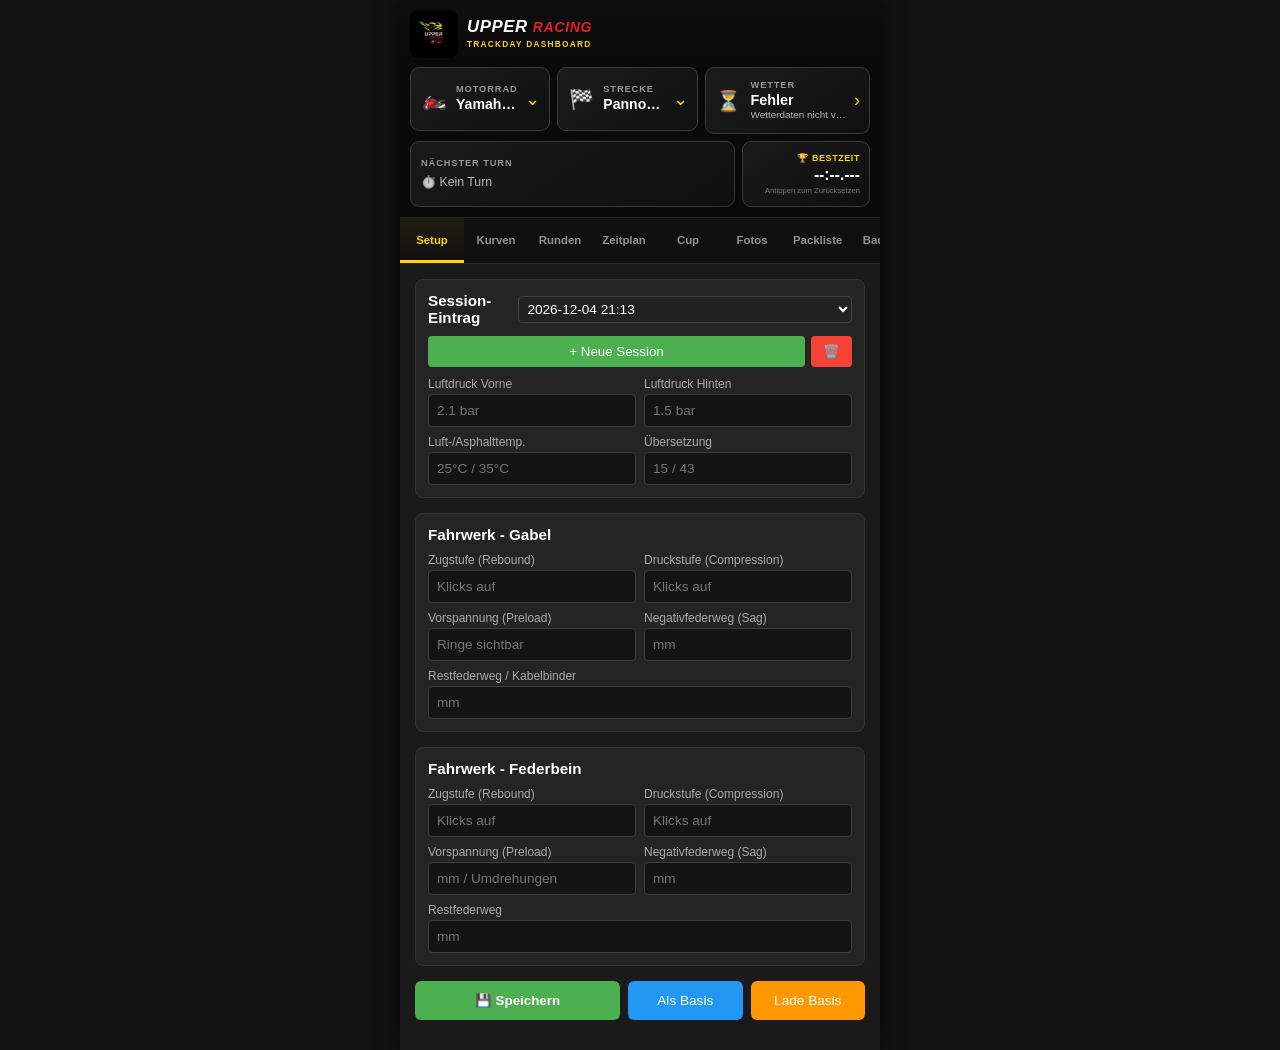
<file: app-base.html>
<!DOCTYPE html>
<html lang="de">
<head>
    <meta charset="UTF-8">
    <meta name="viewport" content="width=device-width, initial-scale=1.0, maximum-scale=1.0, user-scalable=no">
    <title>UpperRacing - Trackday App</title>
    <link rel="stylesheet" href="style.css">

    <!-- Web App Manifest (für Android & Chrome) -->
    <link rel="manifest" href="manifest.json">

    <!-- iOS / iPhone Spezial-Einstellungen -->
    <meta name="apple-mobile-web-app-capable" content="yes">
    <meta name="apple-mobile-web-app-status-bar-style" content="black-translucent">
    <meta name="apple-mobile-web-app-title" content="UpperRacing">
    <link rel="apple-touch-icon" href="icon.png">

    <!-- Theme-Farbe für die Browser-Leiste -->
    <meta name="theme-color" content="#1f1f1f">
</head>
<body onload="initApp()">

    <div class="app-container">
        <header class="app-header">
            <div class="header-brand-row">
                <div class="header-brand">
                    <img src="icon.png" alt="UpperRacing" class="header-brand-logo">
                    <div class="header-brand-text">
                        <div class="header-brand-name"><span>UPPER</span><strong>RACING</strong></div>
                        <div class="header-brand-sub">TRACKDAY DASHBOARD</div>
                    </div>
                </div>
                <div id="headerPoint2Slot" class="header-extra-slot"></div>
            </div>

            <div class="header-select-grid">
                <label class="header-control-card" for="motorcycleSelect">
                    <span class="header-control-icon">🏍️</span>
                    <span class="header-control-content">
                        <span class="header-control-label">MOTORRAD</span>
                        <select id="motorcycleSelect" onchange="onMotorcycleChange()">
                            <!-- Wird dynamisch gefüllt -->
                        </select>
                    </span>
                    <span class="header-control-chevron">⌄</span>
                </label>

                <label class="header-control-card" for="trackSelect">
                    <span class="header-control-icon">🏁</span>
                    <span class="header-control-content">
                        <span class="header-control-label">STRECKE</span>
                        <select id="trackSelect" onchange="onTrackChange()">
                            <option value="pannoniaring">Pannonia</option>
                            <option value="slovakia">Slovakia</option>
                            <option value="brünn">Brünn</option>
                            <option value="most">Most</option>
                            <option value="grobnik">Grobnik</option>
                        </select>
                    </span>
                    <span class="header-control-chevron">⌄</span>
                </label>

                <div id="weather-header-widget" class="header-control-card header-weather-card" title="Klicken für Wettervorhersage & Regenradar">
                    <span class="header-control-icon" id="weather-icon">⏳</span>
                    <span class="header-control-content">
                        <span class="header-control-label">WETTER</span>
                        <span class="header-weather-main"><span id="weather-temp">--°C</span></span>
                        <span id="weather-info-text" class="header-weather-info">Akt: --% | Tag: --%</span>
                    </span>
                    <span class="header-control-chevron">›</span>
                </div>
            </div>

            <div class="header-status-grid">
                <div id="headerScheduleWidget" class="header-schedule-widget header-status-card" onclick="switchPage('schedule')" title="Klicken für ausführlichen Zeitplan">
                    <div class="header-status-label">NÄCHSTER TURN</div>
                    <div class="header-status-value"><span style="opacity:0.8;">⏱️ Lade Zeitplan...</span></div>
                </div>

                <div id="headerAllTime" class="header-best-card" onclick="confirmClearAllTimeBest()" title="Klicken zum Zurücksetzen der Bestzeit">
                    <div class="header-best-label">🏆 BESTZEIT</div>
                    <div id="headerAllTimeValue" class="header-best-value">--:--.---</div>
                    <div class="header-best-hint">Antippen zum Zurücksetzen</div>
                </div>
            </div>
        </header>

        <nav class="nav-tabs">
            <button type="button" class="tab-btn active" onclick="switchPage('setup')">Setup</button>
            <button type="button" class="tab-btn" onclick="switchPage('curves')">Kurven</button>
            <button type="button" class="tab-btn" onclick="switchPage('laps')">Runden</button>
            <button type="button" class="tab-btn" onclick="switchPage('schedule')">Zeitplan</button>
            <button type="button" class="tab-btn" onclick="switchPage('cup')">Cup</button>
            <button type="button" class="tab-btn" onclick="switchPage('photos')">Fotos</button>
            <button type="button" class="tab-btn" onclick="switchPage('pack')">Packliste</button>
            <button type="button" class="tab-btn" onclick="switchPage('backup'); if(typeof initBackup==='function') initBackup();">Backup</button>
        </nav>

        <main>
            <div id="pageSetup" class="page-content active">
                <div class="setup-box">
                    <div style="display:flex; justify-content:space-between; align-items:center; margin-bottom:10px;">
                        <h3 style="margin:0;">Session-Eintrag</h3>
                        <select id="sessionSelect" onchange="onSessionChange()" style="padding:4px; background:#222; color:#fff; border:1px solid #444; border-radius:4px;"></select>
                    </div>
                    <div style="display:flex; gap:6px; margin-bottom:10px;">
                        <button type="button" onclick="newSession()" style="flex:1; background:#4CAF50; color:#fff; border:none; padding:8px; border-radius:4px; cursor:pointer;">+ Neue Session</button>
                        <button type="button" onclick="deleteCurrentSession()" style="background:#f44336; color:#fff; border:none; padding:8px 12px; border-radius:4px; cursor:pointer;" title="Löschen">🗑️</button>
                    </div>
                    
                    <div class="grid-2">
                        <div><label>Luftdruck Vorne</label><input type="text" id="tireFront" placeholder="2.1 bar"></div>
                        <div><label>Luftdruck Hinten</label><input type="text" id="tireRear" placeholder="1.5 bar"></div>
                    </div>
                    <div class="grid-2" style="margin-top:8px;">
                        <div><label>Luft-/Asphalttemp.</label><input type="text" id="outsideTemp" placeholder="25°C / 35°C"></div>
                        <div><label>Übersetzung</label><input type="text" id="gearing" placeholder="15 / 43"></div>
                    </div>
                </div>

                <div class="setup-box">
                    <h3>Fahrwerk - Gabel</h3>
                    <div class="grid-2">
                        <div><label>Zugstufe (Rebound)</label><input type="text" id="forkRebound" placeholder="Klicks auf"></div>
                        <div><label>Druckstufe (Compression)</label><input type="text" id="forkCompression" placeholder="Klicks auf"></div>
                        <div><label>Vorspannung (Preload)</label><input type="text" id="forkPreload" placeholder="Ringe sichtbar"></div>
                        <div><label>Negativfederweg (Sag)</label><input type="text" id="forkSag" placeholder="mm"></div>
                    </div>
                    <div style="margin-top:8px;"><label>Restfederweg / Kabelbinder</label><input type="text" id="forkRemaining" placeholder="mm"></div>
                </div>

                <div class="setup-box">
                    <h3>Fahrwerk - Federbein</h3>
                    <div class="grid-2">
                        <div><label>Zugstufe (Rebound)</label><input type="text" id="shockRebound" placeholder="Klicks auf"></div>
                        <div><label>Druckstufe (Compression)</label><input type="text" id="shockCompression" placeholder="Klicks auf"></div>
                        <div><label>Vorspannung (Preload)</label><input type="text" id="shockPreload" placeholder="mm / Umdrehungen"></div>
                        <div><label>Negativfederweg (Sag)</label><input type="text" id="shockSag" placeholder="mm"></div>
                    </div>
                    <div style="margin-top:8px;"><label>Restfederweg</label><input type="text" id="shockRemaining" placeholder="mm"></div>
                </div>

                <div style="display:flex; gap:8px; margin-bottom:15px;">
                    <button type="button" onclick="saveData()" style="flex:2; background:#4CAF50; color:#fff; border:none; padding:12px; border-radius:6px; font-weight:bold; cursor:pointer;">💾 Speichern</button>
                    <button type="button" onclick="saveAsBaseline()" style="flex:1; background:#2196F3; color:#fff; border:none; padding:12px; border-radius:6px; font-size:0.85rem; cursor:pointer;">Als Basis</button>
                    <button type="button" onclick="loadBaseline()" style="flex:1; background:#FF9800; color:#fff; border:none; padding:12px; border-radius:6px; font-size:0.85rem; cursor:pointer;">Lade Basis</button>
                </div>
                <div id="saveNotice" style="display:none; background:#4CAF50; color:#fff; text-align:center; padding:8px; border-radius:4px; margin-bottom:15px; font-size:0.85rem;"></div>
            </div>

            <div id="pageCurves" class="page-content" style="display:none;">
                <div style="display:flex; justify-content:space-between; align-items:center; margin-bottom:10px;">
                    <h2 style="margin:0; font-size:1.1rem;">Kurven-Guide</h2>
                    <div style="display:flex; gap:6px;">
                        <button type="button" onclick="shareCurves()" style="background:#2196F3; color:#fff; border:none; padding:6px 10px; border-radius:4px; cursor:pointer; font-size:0.8rem;">📤 Teilen</button>
                        <button type="button" onclick="saveCurvesData()" style="background:#4CAF50; color:#fff; border:none; padding:6px 10px; border-radius:4px; cursor:pointer; font-size:0.8rem;">💾 Speichern</button>
                    </div>
                </div>
                <div id="saveNoticeCurves" style="display:none; background:#4CAF50; color:#fff; text-align:center; padding:6px; border-radius:4px; margin-bottom:10px; font-size:0.8rem;"></div>
                <div id="curvesContainer"></div>
            </div>

            <div id="pageLaps" class="page-content" style="display:none;">
                <div class="setup-box">
                    <div style="display:flex; justify-content:space-between; align-items:center; margin-bottom:10px;">
                        <h3 style="margin:0;">Rundenzeiten / Stint</h3>
                        <select id="lapSessionSelect" onchange="onLapSessionChange()" style="padding:4px; background:#222; color:#fff; border:1px solid #444; border-radius:4px;"></select>
                    </div>
                    <div style="display:flex; gap:6px; margin-bottom:12px;">
                        <button type="button" onclick="startNewLapSession()" style="flex:1; background:#4CAF50; color:#fff; border:none; padding:8px; border-radius:4px; cursor:pointer; font-size:0.85rem;">+ Neuer Stint</button>
                        <button type="button" onclick="deleteCurrentLapSession()" style="background:#f44336; color:#fff; border:none; padding:8px 12px; border-radius:4px; cursor:pointer;" title="Stint löschen">🗑️</button>
                    </div>

                    <div style="background:#222; padding:10px; border-radius:6px; margin-bottom:12px;">
                        <h4 style="margin:0 0 8px 0; font-size:0.9rem; color:#aaa;">Runde hinzufügen</h4>
                        <div style="display:flex; gap:6px; align-items:center; margin-bottom:8px;">
                            <input type="number" id="manualMin" placeholder="Min" style="width:50px; padding:6px; background:#111; border:1px solid #444; color:#fff; text-align:center; border-radius:4px;">
                            <span>:</span>
                            <input type="number" id="manualSec" placeholder="Sek" style="width:50px; padding:6px; background:#111; border:1px solid #444; color:#fff; text-align:center; border-radius:4px;">
                            <span>.</span>
                            <input type="number" id="manualMs" placeholder="ms" style="width:60px; padding:6px; background:#111; border:1px solid #444; color:#fff; text-align:center; border-radius:4px;">
                            <input type="number" id="manualLapNum" placeholder="Nr." style="width:45px; padding:6px; background:#111; border:1px solid #444; color:#fff; text-align:center; border-radius:4px;" title="Rundennummer">
                        </div>
                        <button type="button" onclick="addManualLap()" style="width:100%; background:#2196F3; color:#fff; border:none; padding:8px; border-radius:4px; cursor:pointer; font-weight:bold;">Runde eintragen</button>
                    </div>

                    <div style="display:flex; justify-content:space-between; align-items:center; margin-bottom:6px;">
                        <h4 style="margin:0; font-size:0.9rem;">Rundenliste</h4>
                        <button type="button" onclick="confirmClearLaps()" style="background:none; border:none; color:#f44336; cursor:pointer; font-size:0.8rem;">Stint leeren</button>
                    </div>
                    <div id="lapsContainer"></div>
                </div>
            </div>

            <!-- NEUER REITER: ZEITPLAN -->
            <div id="pageSchedule" class="page-content" style="display:none;"></div>

            <div id="pageCup" class="page-content" style="display:none;">
                <div class="setup-box">
                    <h3>Cup-Reglement / Info</h3>
                    <p style="font-size:0.85rem; color:#ccc; margin-bottom:12px;">Offizieller Cup-Link oder PDF.</p>
                    <div style="margin-bottom:10px;">
                        <label style="font-size:0.75rem">Cup Link / PDF URL</label>
                        <input type="text" id="cupUrlInput" placeholder="https://..." style="width:100%; padding:8px; background:#222; border:1px solid #444; color:#fff; border-radius:4px; margin-top:4px;">
                    </div>
                    <div style="display:flex; gap:8px;">
                        <button type="button" onclick="saveCupUrl()" style="flex:1; background:#4CAF50; color:#fff; border:none; padding:10px; border-radius:4px; cursor:pointer;">Link speichern</button>
                        <button type="button" onclick="openCupInBrowser()" style="flex:1; background:#2196F3; color:#fff; border:none; padding:10px; border-radius:4px; cursor:pointer;">Cup öffnen ↗</button>
                    </div>
                </div>
            </div>

            <div id="pagePhotos" class="page-content" style="display:none;">
                <div class="setup-box">
                    <a id="photosOpenLink" target="_blank" rel="noopener noreferrer" aria-disabled="true" style="display:block; width:100%; box-sizing:border-box; text-align:center; text-decoration:none; background:#ffd400; color:#0b0b0b; font-weight:900; font-size:1rem; padding:15px 12px; border-radius:8px; margin-bottom:14px;">📸 Gemeinsame Fotos öffnen ↗</a>
                    <p style="font-size:0.85rem; color:#ccc; line-height:1.5;">Unser gemeinsames Amazon-Fotos-Album für alle Rennstrecken und Events. Fotos ansehen und als Gruppenmitglied eigene Bilder hinzufügen.</p>
                    <form id="photosLinkForm">
                        <label for="photosUrlInput" style="font-size:0.75rem;">Amazon-Fotos-Gruppenlink</label>
                        <input type="url" id="photosUrlInput" placeholder="https://…" required style="width:100%; box-sizing:border-box; padding:10px; background:#222; border:1px solid #444; color:#fff; border-radius:7px; margin:6px 0 8px;">
                        <button type="submit" style="width:100%; background:#2a2a2a; color:#aaa; border:none; font-size:0.78rem; padding:9px; border-radius:4px; cursor:pointer;">Link auf diesem Gerät speichern</button>
                    </form>
                    <p id="photosLinkStatus" role="status" aria-live="polite" style="font-size:0.78rem; color:#aaa; line-height:1.4; margin-bottom:0;">Noch kein Album verlinkt. Bitte den gemeinsamen Gruppenlink einfügen.</p>
                </div>
            </div>

            <div id="pagePack" class="page-content" style="display:none;">
                <div style="display:flex; justify-content:space-between; align-items:center; margin-bottom:12px;">
                    <h2 style="margin:0; font-size:1.1rem;">Packliste</h2>
                    <button type="button" onclick="resetPackList()" style="background:#f44336; color:#fff; border:none; padding:6px 10px; border-radius:4px; cursor:pointer; font-size:0.75rem;">Standard Reset</button>
                </div>
                <div id="packContainer"></div>
            </div>

            <div id="pageBackup" class="page-content" style="display:none;">
                <div class="setup-box">
                    <h3>Daten & Backup</h3>
                    <p style="font-size:0.85rem; color:#ccc; margin-bottom:12px;">Sichere deine Sessions, Rundenzeiten und Einstellungen.</p>
                    
                    <div id="backupReminderBanner" style="display:none; background:#ff9800; color:#000; padding:10px; border-radius:6px; margin-bottom:12px; font-weight:bold; font-size:0.85rem; text-align:center;">
                        ⚠️ Es gibt ungesicherte Änderungen von heute!
                    </div>

                    <div style="display:flex; flex-direction:column; gap:10px;">
                        <button type="button" onclick="exportBackup()" style="background:#4CAF50; color:#fff; border:none; padding:12px; border-radius:6px; font-weight:bold; cursor:pointer;">💾 Backup erstellen & herunterladen</button>
                        
                        <div style="background:#222; padding:10px; border-radius:6px; border:1px solid #444; margin-top:5px;">
                            <label style="font-size:0.8rem; margin-bottom:6px; display:block;">Backup von Datei wiederherstellen (Import)</label>
                            <input type="file" accept=".json" onchange="importBackup(event)" style="font-size:0.8rem;">
                        </div>
                    </div>
                    <div id="saveNoticeBackup" style="display:none; background:#4CAF50; color:#fff; text-align:center; padding:8px; border-radius:4px; margin-top:12px; font-size:0.85rem;"></div>
                </div>
            </div>
        </main>
    </div>

    <!-- PWA Installations-Popup -->
    <div id="pwa-install-banner" style="display: none; position: fixed; bottom: 20px; left: 50%; transform: translateX(-50%); width: 90%; max-width: 400px; background: #222; border: 2px solid #FFD700; border-radius: 12px; padding: 15px; box-shadow: 0 10px 25px rgba(0,0,0,0.8); z-index: 10000; text-align: center; font-family: sans-serif;">
        <div style="font-size: 1.1rem; font-weight: bold; color: #fff; margin-bottom: 5px;">🏎️ UpperRacing installieren</div>
        <div id="pwa-install-text" style="font-size: 0.85rem; color: #ccc; margin-bottom: 12px;">Füge die App zum Startbildschirm hinzu für den besten Offline-Zugriff auf der Rennstrecke.</div>
        <div style="display: flex; gap: 10px; justify-content: center;">
            <button id="pwa-install-btn" style="flex: 1; background: #4CAF50; color: white; border: none; padding: 10px; border-radius: 6px; font-weight: bold; cursor: pointer;">Installieren</button>
            <button id="pwa-close-btn" style="background: #444; color: #aaa; border: none; padding: 10px 15px; border-radius: 6px; cursor:pointer;">Später</button>
        </div>
    </div>

    <script src="pack.js"></script>
    <script src="backup.js"></script>
    <script src="schedule.js"></script>
    <script src="app.js"></script>
    <script src="weather.js"></script>
    <script>
      (function () {
        const DEFAULT_PHOTOS_URL = '';
        const storageKey = 'upper_photos_url';
        const input = document.getElementById('photosUrlInput');
        const link = document.getElementById('photosOpenLink');
        const status = document.getElementById('photosLinkStatus');
        function validUrl(value) {
          try {
            const url = new URL(value);
            return url.protocol === 'https:' && !url.username && !url.password ? url.href : '';
          } catch (_) { return ''; }
        }
        function showLink(url) {
          input.value = url;
          if (url) link.href = url;
          else link.removeAttribute('href');
          link.setAttribute('aria-disabled', String(!url));
          link.style.opacity = url ? '1' : '.5';
          if (url) status.textContent = 'Öffnet Amazon Photos. Zum Hinzufügen von Bildern der Gruppe mit deinem Amazon-Konto beitreten.';
        }
        let saved = '';
        try { saved = localStorage.getItem(storageKey) || ''; } catch (_) { }
        showLink(validUrl(DEFAULT_PHOTOS_URL || saved));
        document.getElementById('photosLinkForm').addEventListener('submit', function (event) {
          event.preventDefault();
          const url = validUrl(input.value.trim());
          if (!url) {
            status.textContent = 'Bitte einen gültigen Freigabelink mit https:// einfügen.';
            input.focus();
            return;
          }
          try {
            localStorage.setItem(storageKey, url);
            showLink(url);
            status.textContent = 'Foto-Link auf diesem Gerät gespeichert.';
          } catch (_) {
            status.textContent = 'Der Link konnte nicht gespeichert werden. Bitte Browsereinstellungen prüfen.';
          }
        });
      })();
    </script>
    <script>
      // Service Worker registrieren
      if ('serviceWorker' in navigator) {
        window.addEventListener('load', () => {
          navigator.serviceWorker.register('./sw.js')
            .then((reg) => { console.log('Service Worker registriert:', reg.scope); })
            .catch((err) => { console.log('Service Worker Fehler:', err); });
        });
      }

      // Installations-Banner Steuerung
      let deferredPrompt;
      const installBanner = document.getElementById('pwa-install-banner');
      const installBtn = document.getElementById('pwa-install-btn');
      const closeBtn = document.getElementById('pwa-close-btn');
      const installText = document.getElementById('pwa-install-text');

      const isStandalone = window.matchMedia('(display-mode: standalone)').matches || window.navigator.standalone;
      const isiOS = /iPad|iPhone|iPod/.test(navigator.userAgent) && !window.MSStream;

      if (!isStandalone) {
        window.addEventListener('beforeinstallprompt', (e) => {
          e.preventDefault();
          deferredPrompt = e;
          installBanner.style.display = 'block';
        });

        if (isiOS) {
          installText.innerHTML = 'Tippe unten auf das <strong>Teilen-Symbol ( Quadrat mit Pfeil )</strong> und wähle <strong>"Zum Home-Bildschirm"</strong>.';
          installBtn.style.display = 'none';
          installBanner.style.display = 'block';
        }
      }

      if (installBtn) {
        installBtn.addEventListener('click', async () => {
          if (deferredPrompt) {
            deferredPrompt.prompt();
            const { outcome } = await deferredPrompt.userChoice;
            console.log(`Installation outcome: ${outcome}`);
            deferredPrompt = null;
            installBanner.style.display = 'none';
          }
        });
      }

      if (closeBtn) {
        closeBtn.addEventListener('click', () => {
          installBanner.style.display = 'none';
        });
      }
    </script>
</body>
</html>
</file>
<file: style.css>
* {
    box-sizing: border-box;
    font-family: -apple-system, BlinkMacSystemFont, "Segoe UI", Roboto, Helvetica, Arial, sans-serif;
}

body {
    background-color: #121212;
    color: #e0e0e0;
    margin: 0;
    padding: 0;
    display: flex;
    justify-content: center;
}

.app-container {
    width: 100%;
    max-width: 480px;
    background-color: #1a1a1a;
    min-height: 100vh;
    display: flex;
    flex-direction: column;
    box-shadow: 0 0 20px rgba(0,0,0,0.7);
}


/* =========================================================
   UPPERRACING HEADER – Racing Dashboard Redesign
   Nur Darstellung: IDs, Events und Funktionen bleiben gleich.
   Logo-Farben: Gelb / Rot / Weiß auf Schwarz.
   ========================================================= */

:root {
    --ur-black: #090909;
    --ur-panel: #151515;
    --ur-panel-2: #1d1d1d;
    --ur-border: #3a3a3a;
    --ur-border-soft: #292929;
    --ur-white: #ffffff;
    --ur-text: #e8e8e8;
    --ur-muted: #969696;
    --ur-yellow: #ffd400;
    --ur-yellow-soft: rgba(255, 212, 0, 0.12);
    --ur-red: #e32020;
}

.app-header {
    background:
        linear-gradient(180deg, rgba(255,255,255,0.025), transparent 34%),
        var(--ur-black);
    padding: 10px;
    border-bottom: 1px solid #242424;
    display: block;
}

.header-brand-row {
    min-height: 46px;
    display: flex;
    align-items: center;
    justify-content: space-between;
    gap: 8px;
    margin-bottom: 9px;
}

.header-brand {
    display: flex;
    align-items: center;
    min-width: 0;
}

.header-brand-logo {
    width: 48px;
    height: 48px;
    object-fit: cover;
    object-position: center;
    border-radius: 8px;
    margin-right: 9px;
    flex-shrink: 0;
}

.header-brand-text {
    min-width: 0;
    line-height: 1;
}

.header-brand-name {
    display: flex;
    gap: 5px;
    align-items: baseline;
    font-weight: 900;
    font-style: italic;
    letter-spacing: 0.6px;
    white-space: nowrap;
}

.header-brand-name span {
    color: var(--ur-white);
    font-size: 1.05rem;
}

.header-brand-name strong {
    color: var(--ur-red);
    font-size: 0.88rem;
}

.header-brand-sub {
    color: var(--ur-yellow);
    margin-top: 4px;
    font-size: 0.52rem;
    font-weight: 800;
    letter-spacing: 1.25px;
}

.header-extra-slot {
    min-width: 0;
    display: flex;
    align-items: center;
    justify-content: flex-end;
}

.header-select-grid {
    display: grid;
    grid-template-columns: 1fr 1fr;
    gap: 7px;
}

.header-control-card {
    min-height: 64px;
    display: flex;
    align-items: center;
    gap: 8px;
    background: linear-gradient(145deg, #1b1b1b, #111);
    border: 1px solid var(--ur-border);
    border-radius: 9px;
    padding: 8px 9px;
    color: var(--ur-white);
    overflow: hidden;
    cursor: pointer;
    transition: border-color 0.18s ease, background 0.18s ease;
}

.header-control-card:focus-within,
.header-control-card:active {
    border-color: var(--ur-yellow);
    background: linear-gradient(145deg, #202020, #131313);
}

.header-control-icon {
    width: 28px;
    flex: 0 0 28px;
    text-align: center;
    font-size: 1.25rem;
    filter: saturate(0.9);
}

.header-control-content {
    display: flex;
    flex: 1;
    min-width: 0;
    flex-direction: column;
    justify-content: center;
}

.header-control-label {
    color: var(--ur-muted);
    font-size: 0.58rem;
    font-weight: 800;
    letter-spacing: 0.9px;
    margin-bottom: 2px;
}

.header-control-chevron {
    color: var(--ur-yellow);
    flex: 0 0 auto;
    font-size: 1.15rem;
    line-height: 1;
}

.header-control-card select {
    appearance: none;
    -webkit-appearance: none;
    width: 100%;
    min-width: 0;
    max-width: none;
    padding: 0;
    margin: 0;
    background: transparent;
    color: var(--ur-white);
    border: 0;
    border-radius: 0;
    font-size: 0.88rem;
    font-weight: 800;
    line-height: 1.25;
    overflow: hidden;
    text-overflow: ellipsis;
    white-space: nowrap;
    cursor: pointer;
}

.header-control-card select:focus {
    outline: none;
    border: 0;
}

.header-control-card select option {
    background: #151515;
    color: #fff;
}

.header-weather-card {
    grid-column: 1 / -1;
    min-height: 58px;
}

.header-weather-main {
    color: var(--ur-white);
    font-size: 0.9rem;
    font-weight: 900;
    white-space: nowrap;
}

.header-weather-info {
    color: #b8b8b8;
    font-size: 0.62rem;
    line-height: 1.25;
    margin-top: 1px;
    white-space: nowrap;
    overflow: hidden;
    text-overflow: ellipsis;
}

.header-status-grid {
    display: grid;
    grid-template-columns: minmax(0, 1fr) 128px;
    gap: 7px;
    margin-top: 7px;
}

.header-status-card,
.header-best-card {
    min-height: 66px;
    background: linear-gradient(145deg, #191919, #101010);
    border: 1px solid var(--ur-border);
    border-radius: 9px;
}

.header-schedule-widget {
    max-width: none;
    min-height: 66px;
    width: 100%;
    display: flex;
    flex-wrap: wrap;
    align-content: center;
    align-items: center;
    gap: 5px 7px;
    padding: 8px 10px;
    border-radius: 9px;
    font-size: 0.77rem;
    white-space: normal;
    overflow: hidden;
    cursor: pointer;
    transition: border-color .2s ease, box-shadow .2s ease, background .2s ease;
}

.header-schedule-widget::before {
    content: "NÄCHSTER TURN";
    width: 100%;
    color: var(--ur-muted);
    font-size: 0.58rem;
    font-weight: 900;
    letter-spacing: 0.9px;
    line-height: 1;
    margin-bottom: 2px;
}

.header-schedule-widget > .header-status-label,
.header-schedule-widget > .header-status-value {
    display: contents;
}

.header-schedule-widget .turn-next-badge {
    color: var(--ur-white);
    font-size: 0.92rem;
    font-weight: 900;
}

.turn-group-badge {
    background: #333;
    color: #fff;
    padding: 4px 7px;
    border-radius: 5px;
    font-weight: 900;
    font-size: 0.76rem;
    border: 1px solid #555;
}

.turn-group-badge.my-group {
    background: var(--ur-yellow);
    border-color: var(--ur-yellow);
    color: #050505;
}

.turn-time-rem {
    color: var(--ur-yellow);
    font-size: 1rem;
    font-weight: 900;
}

.header-best-card {
    padding: 8px 9px;
    display: flex;
    flex-direction: column;
    justify-content: center;
    text-align: right;
    cursor: pointer;
}

.header-best-label {
    color: var(--ur-yellow);
    font-size: 0.56rem;
    font-weight: 900;
    letter-spacing: 0.6px;
}

.header-best-value {
    color: var(--ur-white);
    font-size: 0.98rem;
    font-weight: 900;
    margin-top: 3px;
    white-space: nowrap;
}

.header-best-hint {
    color: #777;
    font-size: 0.48rem;
    margin-top: 2px;
}

/* 10-Minuten-Warnung bleibt funktional, nur im neuen Design */
@keyframes schedule-pulse-glow {
    0% {
        box-shadow: 0 0 0 rgba(255,212,0,0);
        border-color: var(--ur-yellow);
        background: #191919;
    }
    100% {
        box-shadow: 0 0 17px rgba(255,212,0,.52);
        border-color: var(--ur-yellow);
        background: #282300;
    }
}

.schedule-glow-10m {
    animation: schedule-pulse-glow 0.8s infinite alternate !important;
}

/* 5-Minuten-Warnung bleibt unverändert als roter Bildschirmrand */
@keyframes red-screen-border-blink {
    0%, 100% { box-shadow: inset 0 0 0 0 transparent; }
    50% { box-shadow: inset 0 0 25px 8px rgba(227, 32, 32, 0.95); }
}

body.screen-alert-red {
    animation: red-screen-border-blink 1s infinite !important;
}

/* Navigation: gleiche Buttons / gleiche onclick-Funktionen */
.nav-tabs {
    display: flex;
    gap: 0;
    background: #101010;
    border-bottom: 1px solid #292929;
    overflow-x: auto;
    scrollbar-width: none;
}

.nav-tabs::-webkit-scrollbar {
    display: none;
}

.tab-btn {
    flex: 1 0 auto;
    min-width: 64px;
    min-height: 45px;
    background: transparent;
    border: 0;
    border-bottom: 3px solid transparent;
    color: #929292;
    padding: 10px 9px 8px;
    font-size: 0.71rem;
    font-weight: 700;
    cursor: pointer;
    text-align: center;
    white-space: nowrap;
    transition: color .18s ease, background .18s ease, border-color .18s ease;
}

.tab-btn.active {
    color: var(--ur-yellow);
    border-bottom-color: var(--ur-yellow);
    background: linear-gradient(180deg, rgba(255,212,0,.07), transparent);
    font-weight: 900;
}

@media (min-width: 421px) {
    .header-select-grid {
        grid-template-columns: 1fr 1fr 1.18fr;
    }

    .header-weather-card {
        grid-column: auto;
    }
}

@media (max-width: 360px) {
    .app-header {
        padding: 8px;
    }

    .header-brand-logo {
        width: 42px;
        height: 42px;
    }

    .header-brand-name span {
        font-size: .96rem;
    }

    .header-brand-name strong {
        font-size: .78rem;
    }

    .header-select-grid {
        gap: 5px;
    }

    .header-control-card {
        min-height: 60px;
        padding: 7px;
    }

    .header-control-icon {
        width: 23px;
        flex-basis: 23px;
        font-size: 1.05rem;
    }

    .header-status-grid {
        grid-template-columns: minmax(0, 1fr) 112px;
        gap: 5px;
    }

    .header-best-value {
        font-size: .86rem;
    }
}

main {
    padding: 15px;
    flex-grow: 1;
    overflow-y: auto;
}

.setup-box {
    background-color: #242424;
    border: 1px solid #333;
    border-radius: 8px;
    padding: 12px;
    margin-bottom: 15px;
}

.setup-box h3 {
    margin-top: 0;
    margin-bottom: 10px;
    font-size: 0.95rem;
    color: #fff;
}

.grid-2 {
    display: grid;
    grid-template-columns: 1fr 1fr;
    gap: 8px;
}

label {
    display: block;
    font-size: 0.75rem;
    color: #aaa;
    margin-bottom: 3px;
}

input[type="text"], input[type="number"], textarea, select {
    width: 100%;
    padding: 8px;
    background-color: #141414;
    border: 1px solid #3d3d3d;
    color: #fff;
    border-radius: 4px;
    font-size: 0.85rem;
}

input:focus, textarea:focus, select:focus {
    outline: none;
    border-color: #4CAF50;
}

textarea {
    resize: vertical;
}

.btn-status {
    background: #333;
    border: 1px solid #444;
    border-radius: 4px;
    padding: 4px 6px;
    cursor: pointer;
    font-size: 0.9rem;
    opacity: 0.5;
}

.btn-status.active-red {
    background: #ffebee;
    opacity: 1;
    border-color: #f44336;
}

.btn-status.active-yellow {
    background: #fffde7;
    opacity: 1;
    border-color: #ffeb3b;
}

.btn-status.active-green {
    background: #e8f5e9;
    opacity: 1;
    border-color: #4CAF50;
}

.pack-item-done {
    text-decoration: line-through;
    color: #777;
}

/* Zeitplan Reichen-Styling */
.schedule-row {
    display: flex;
    align-items: center;
    background: #1a1a1a;
    padding: 8px;
    border-radius: 6px;
    border: 1px solid #333;
    transition: all 0.2s;
}

.schedule-row.row-my-group {
    border-left: 4px solid #FFD700;
    background: #252212;
}

.schedule-row.row-active {
    border-color: #4CAF50;
    background: #102e12;
    box-shadow: 0 0 10px rgba(76, 175, 80, 0.4);
}

/* ===== UpperRacing Zeitplan – Anzeige ===== */

.schedule-headline { display:flex; justify-content:space-between; align-items:center; gap:8px; margin-bottom:10px; }
.schedule-headline h3 { margin:0; font-size:1.1rem; color:#FFD700; }
.schedule-current-day { font-size:.7rem; color:#aaa; }
.schedule-settings { background:#1e1e1e; padding:10px; border-radius:6px; margin-bottom:12px; border:1px solid #333; }
.schedule-setting-line { display:flex; gap:10px; align-items:center; margin-bottom:8px; }
.schedule-setting-line label { color:#fff; font-size:.85rem; font-weight:bold; margin:0; }
.schedule-setting-line select { width:auto; padding:4px 10px; font-weight:bold; background:#333; color:#FFD700; border-color:#FFD700; }
.schedule-check { display:flex; align-items:center; gap:8px; cursor:pointer; font-size:.8rem; margin-top:6px; }
.schedule-check input { width:16px; height:16px; }
.schedule-days { display:flex; gap:6px; flex-wrap:wrap; align-items:center; margin-bottom:12px; }
.schedule-day-btn { padding:6px 12px; border-radius:4px; font-weight:bold; font-size:.75rem; cursor:pointer; border:1px solid #444; background:#222; color:#fff; }
.schedule-day-btn.active { border:2px solid #FFD700; background:#FFD700; color:#000; }
.schedule-import-btn { margin-left:auto; background:#2196F3; color:#fff; border:none; padding:6px 12px; border-radius:4px; font-size:.75rem; cursor:pointer; }
.schedule-import-section { background:#181818; padding:10px; border-radius:6px; margin-bottom:12px; border:1px dashed #2196F3; }
.schedule-import-section h4 { margin:0 0 6px; font-size:.85rem; color:#2196F3; }
.schedule-import-section p { font-size:.75rem; color:#aaa; margin:0 0 8px; }
.schedule-import-section input[type=file] { font-size:.75rem; margin-bottom:8px; }
.schedule-import-section textarea { width:100%; font-size:.8rem; margin-bottom:6px; }
.schedule-analyse-btn { width:100%; background:#4CAF50; color:#fff; border:none; padding:8px; border-radius:4px; font-size:.8rem; font-weight:bold; cursor:pointer; }
.schedule-add-row { display:flex; gap:6px; align-items:center; flex-wrap:wrap; background:#222; padding:8px; border-radius:6px; margin-bottom:12px; }
.schedule-add-row input { width:65px; }
.schedule-add-row input:nth-of-type(3) { flex:1; min-width:120px; }
.schedule-add-row select { width:90px; }
.schedule-add-row button { background:#4CAF50; color:#fff; border:none; padding:8px 12px; border-radius:4px; cursor:pointer; }
.schedule-list-head { display:flex; justify-content:space-between; align-items:center; margin-bottom:6px; }
.schedule-list-head h4 { margin:0; font-size:.9rem; }
.schedule-list-head button { background:none; border:none; color:#f44336; cursor:pointer; font-size:.8rem; }
.schedule-time { font-weight:bold; width:85px; font-size:.82rem; color:#fff; flex-shrink:0; }
.schedule-title { flex:1; font-size:.82rem; padding:0 6px; overflow:hidden; text-overflow:ellipsis; white-space:nowrap; }
.schedule-group { color:#fff; font-size:.68rem; font-weight:bold; padding:2px 6px; border-radius:3px; margin-right:6px; }
.schedule-group.group-a { background:#4CAF50; }
.schedule-group.group-b { background:#2196F3; }
.schedule-group.group-c { background:#FF9800; }
.schedule-group.group-d { background:#E91E63; }
.schedule-group.group-other { background:#607D8B; }
.schedule-delete { background:none; border:none; color:#f44336; cursor:pointer; font-size:.85rem; }
@media (max-width: 420px) {
    .schedule-time { width:78px; }
    .schedule-add-row input:nth-of-type(3) { min-width:100px; }
}
</file>
